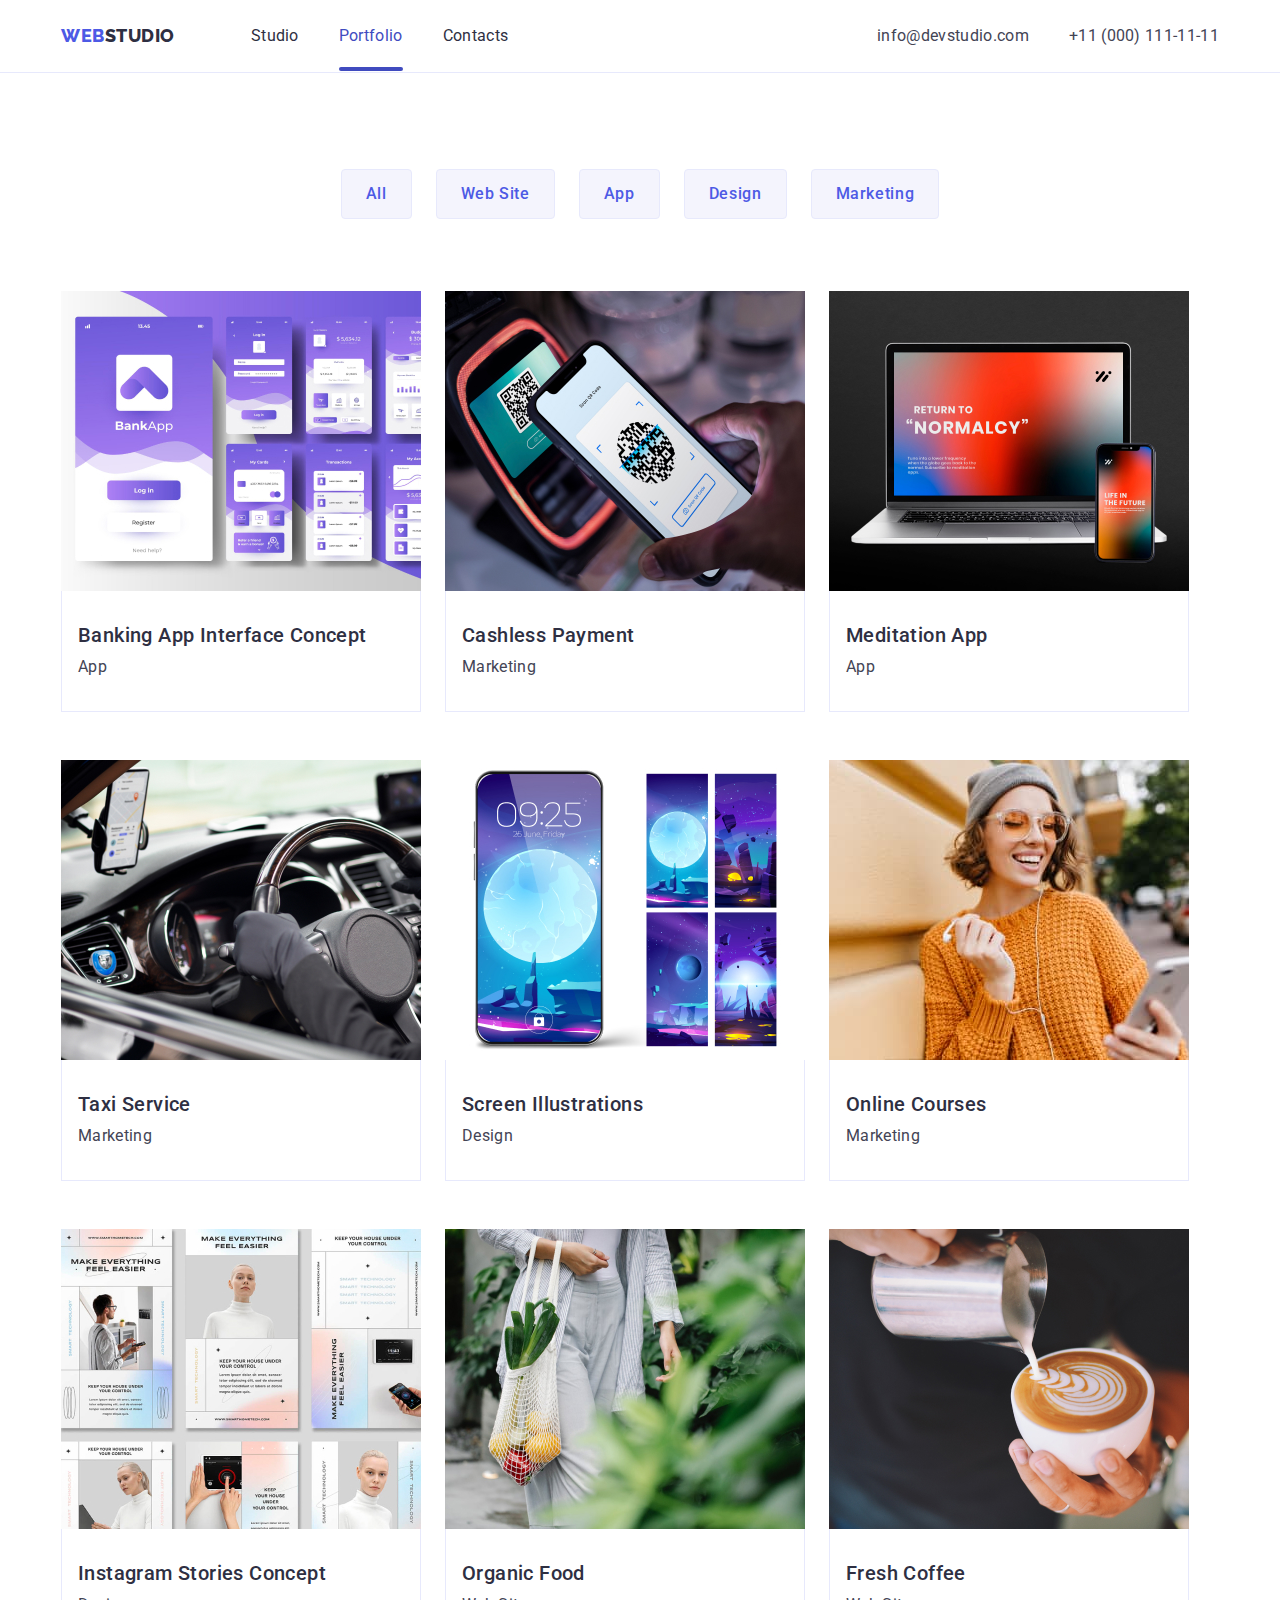
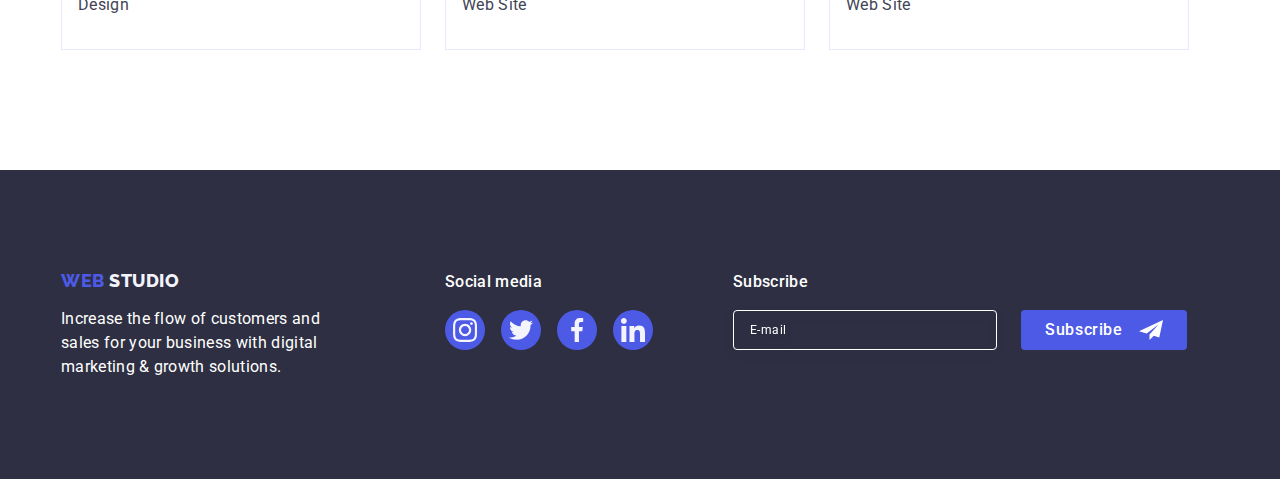
<file: portfolio.html>
<!DOCTYPE html>
<html lang="en">
	<head>
		<meta charset="UTF-8" />
		<meta http-equiv="X-UA-Compatible" content="IE=edge" />
		<meta name="viewport" content="width=device-width, initial-scale=1.0" />
		<link rel="preconnect" href="https://fonts.googleapis.com" />
		<link rel="preconnect" href="https://fonts.gstatic.com" crossorigin />
		<link
			href="https://fonts.googleapis.com/css2?family=Raleway:wght@800&family=Roboto:wght@400;500;700&display=swap"
			rel="stylesheet"
		/>
		<link
			rel="stylesheet"
			href="https://cdnjs.cloudflare.com/ajax/libs/modern-normalize/1.1.0/modern-normalize.min.css"
		/>
		<link rel="stylesheet" href="./css/style.css" />
		<title>Document</title>
	</head>
	<body>
		<header class="header">
			<div class="container header-container">
				<nav class="nav">
					<a class="logo link" href="./index.html">
						Web
						<span class="logosp">Studio</span>
					</a>
					<ul class="menu list">
						<li class="menu-item link">
							<a class="menu-nav link" href="./index.html">Studio</a>
						</li>
						<li class="menu-item link">
							<a class="menu-nav current link" href="./portfolio.html">Portfolio</a>
						</li>
						<li class="menu-item link">
							<a class="menu-nav link" href="">Contacts</a>
						</li>
					</ul>
				</nav>
				<address class="address">
					<ul class="address-list list">
						<li><a class="add link" href="mailto:info@devstudio.com">info@devstudio.com</a></li>
						<li><a class="add link tel" href="tel:+110001111111">+11 (000) 111-11-11</a></li>
					</ul>
				</address>
			</div>
		</header>
		<main>
			<section class="section-portfolio">
				<div class="container">
					<h1 hidden class="visually-hidden">av</h1>
					<ul class="list filtr">
						<li><button class="filtrbtnprt" type="button">All</button></li>
						<li><button class="filtrbtnprt" type="button">Web Site</button></li>
						<li><button class="filtrbtnprt" type="button">App</button></li>
						<li><button class="filtrbtnprt" type="button">Design</button></li>
						<li><button class="filtrbtnprt" type="button">Marketing</button></li>
					</ul>
					<ul class="list list-menufltr">
						<li class="menufltr">
							<a href="" class="portfolio-link link">
								<div class="portfolio-wrapper">
									<img class="image" src="./images/img5.jpg" alt="Мобільний додаток" width="360" height="300" />
									<p class="overlay">
										14 Stylish and User-Friendly App Design Concepts · Task Manager App · Calorie Tracker App · Exotic
										Fruit Ecommerce App · Cloud Storage App
									</p>
								</div>
								<div class="filter">
									<h2 class="prtname">Banking App Interface Concept</h2>
									<p class="p-filters">App</p>
								</div>
							</a>
						</li>
						<li class="menufltr">
							<a href="" class="portfolio-link link">
								<div class="portfolio-wrapper">
									<img
										class="image"
										src="./images/img7.jpg"
										alt="Безконтактна оплата телефоном"
										width="360"
										height="300"
									/>
									<p class="overlay">
										14 Stylish and User-Friendly App Design Concepts · Task Manager App · Calorie Tracker App · Exotic
										Fruit Ecommerce App · Cloud Storage App
									</p>
								</div>
								<div class="filter">
									<h2 class="prtname">Cashless Payment</h2>
									<p class="p-filters">Marketing</p>
								</div>
							</a>
						</li>
						<li class="menufltr">
							<a href="" class="portfolio-link link">
								<div class="portfolio-wrapper">
									<img class="image" src="./images/img6.jpg" alt="Ноутбук" width="360" height="300" />
									<p class="overlay">
										14 Stylish and User-Friendly App Design Concepts · Task Manager App · Calorie Tracker App · Exotic
										Fruit Ecommerce App · Cloud Storage App
									</p>
								</div>
								<div class="filter">
									<h2 class="prtname">Meditation App</h2>
									<p class="p-filters">App</p>
								</div>
							</a>
						</li>

						<li class="menufltr">
							<a href="" class="portfolio-link link">
								<div class="portfolio-wrapper">
									<img class="image" src="./images/img10.jpg" alt="Кермо автомобіля" width="360" height="300" />
									<p class="overlay">
										14 Stylish and User-Friendly App Design Concepts · Task Manager App · Calorie Tracker App · Exotic
										Fruit Ecommerce App · Cloud Storage App
									</p>
								</div>
								<div class="filter">
									<h2 class="prtname">Taxi Service</h2>
									<p class="p-filters">Marketing</p>
								</div>
							</a>
						</li>
						<li class="menufltr">
							<a href="" class="portfolio-link link">
								<div class="portfolio-wrapper">
									<img class="image" src="./images/img11.jpg" alt="Заставка на телефоні" width="360" height="300" />
									<p class="overlay">
										14 Stylish and User-Friendly App Design Concepts · Task Manager App · Calorie Tracker App · Exotic
										Fruit Ecommerce App · Cloud Storage App
									</p>
								</div>
								<div class="filter">
									<h2 class="prtname">Screen Illustrations</h2>
									<p class="p-filters">Design</p>
								</div>
							</a>
						</li>
						<li class="menufltr">
							<a href="" class="portfolio-link link">
								<div class="portfolio-wrapper">
									<img class="image" src="./images/img8.jpg" alt="Дівчина слухає курси" width="360" height="300" />
									<p class="overlay">
										14 Stylish and User-Friendly App Design Concepts · Task Manager App · Calorie Tracker App · Exotic
										Fruit Ecommerce App · Cloud Storage App
									</p>
								</div>
								<div class="filter">
									<h2 class="prtname">Online Courses</h2>
									<p class="p-filters">Marketing</p>
								</div>
							</a>
						</li>

						<li class="menufltr">
							<a href="" class="portfolio-link link">
								<div class="portfolio-wrapper">
									<img class="image" src="./images/img12.jpg" alt="Історії Інстаграм" width="360" height="300" />
									<p class="overlay">
										14 Stylish and User-Friendly App Design Concepts · Task Manager App · Calorie Tracker App · Exotic
										Fruit Ecommerce App · Cloud Storage App
									</p>
								</div>
								<div class="filter">
									<h2 class="prtname">Instagram Stories Concept</h2>
									<p class="p-filters">Design</p>
								</div>
							</a>
						</li>
						<li class="menufltr">
							<a href="" class="portfolio-link link">
								<div class="portfolio-wrapper">
									<img class="image" src="./images/img14.jpg" alt="Овочі в пакеті" width="360" height="300" />
									<p class="overlay">
										14 Stylish and User-Friendly App Design Concepts · Task Manager App · Calorie Tracker App · Exotic
										Fruit Ecommerce App · Cloud Storage App
									</p>
								</div>
								<div class="filter">
									<h2 class="prtname">Organic Food</h2>
									<p class="p-filters">Web Site</p>
								</div>
							</a>
						</li>
						<li class="menufltr">
							<a href="" class="portfolio-link link">
								<div class="portfolio-wrapper">
									<img class="image" src="./images/img13.jpg" alt="Кава" width="360" height="300" />
									<p class="overlay">
										14 Stylish and User-Friendly App Design Concepts · Task Manager App · Calorie Tracker App · Exotic
										Fruit Ecommerce App · Cloud Storage App
									</p>
								</div>
								<div class="filter">
									<h2 class="prtname">Fresh Coffee</h2>
									<p class="p-filters">Web Site</p>
								</div>
							</a>
						</li>
					</ul>
				</div>
			</section>
		</main>
		<footer class="footer">
			<div class="container footer-container">
				<div class="ft-container">
					<a class="footerlg link" href="./index.html">
						Web
						<span class="footer-logosp link">Studio</span>
					</a>
					<p class="footer-description">
						Increase the flow of customers and sales for your business with digital marketing & growth solutions.
					</p>
				</div>
				<div class="social-media">
					<p class="social-footer">Social media</p>
					<ul class="s-networks-footer list">
						<li class="social-networks-items">
							<a href="" class="social-networksft">
								<svg class="socialnetworks-icon" width="24" height="24" aria-label="instagram">
									<use href="./images/icons.svg#icon-instagram_22"></use>
								</svg>
							</a>
						</li>

						<li class="social-networks-items">
							<a href="" class="social-networksft">
								<svg class="socialnetworks-icon" width="24" height="24" aria-label="twitter">
									<use href="./images/icons.svg#icon-twitter_11"></use>
								</svg>
							</a>
						</li>

						<li class="social-networks-items">
							<a href="" class="social-networksft">
								<svg class="socialnetworks-icon" width="24" height="24" aria-label="facebook">
									<use href="./images/icons.svg#icon-facebook_11"></use>
								</svg>
							</a>
						</li>

						<li class="social-networks-items">
							<a href="" class="social-networksft">
								<svg class="socialnetworks-icon" width="24" height="24" aria-label="linkedin">
									<use href="./images/icons.svg#icon-linkedin_11"></use>
								</svg>
							</a>
						</li>
					</ul>
				</div>
				<div class="subscribe">
					<p class="name-subscribe">Subscribe</p>
					<form class="form-footer" action="#" name="email_form" autocomplete="on" novalidate>
						<label class="form-subscribe-label" for="user_email">
							<input class="subscribe-input" type="email" name="user-email" id="user_email" placeholder="E-mail" />
						</label>
						<button class="subscribebtn" type="submit">
							Subscribe
							<svg class="subscribesvg" width="24" height="24" aria-label="fly">
								<use href="./images/icons.svg#icon-Frame-3"></use>
							</svg>
						</button>
					</form>
				</div>
			</div>
		</footer>
	</body>
</html>
</file>
<file: css/style.css>
:root {
	/* білий колір і задивка стор #ffffff */
	--white-kolor: #ffffff;

	/* колір основного тексту і заливка  #2E2F42 */
	--title-text-color: #2e2f42;

	/* колір другорядного тексту #434455 */
	--secondary-text-color: #434455;

	/* синя кнопка і веб IRIS color #4D5AE5 */
	--iris-web: #4d5ae5;
	/* button for portfolio#404BBF */
	--ocean-color: #404bbf;
	/* hover and focus */
	--hover-focus: #404bbf;
	/* colors footer studio  #F4F4FD;*/
	--color-text-p: #f4f4fd;
	/* кнопка для бордера */
	--border-button: #e7e9fc;
	/* icon color  #f4f4fd */
	--icona-fill: #f4f4fd;
	/* color #8e8f99 */
	--light-stele: #8e8f99;
}

.list {
	list-style: none;
}

.link {
	text-decoration: none;
}

.button {
	cursor: pointer;
}

h1,
h2,
h3,
h4,
p {
	margin-top: 0;
	margin-bottom: 0;
	padding-left: 0;
}

ul,
ol {
	margin-top: 0;
	margin-bottom: 0;
	padding-left: 0;
}

img {
	display: block;
}

body {
	background-color: #ffffff;
	font-family: "Roboto", sans-serif;
	color: var(--secondary-text-color);
}

.header-container {
	display: flex;
	justify-content: space-between;
	align-items: center;
}

.container {
	width: 100%;
	margin-left: auto;
	margin-right: auto;
	/* padding-left: 15px;
	padding-right: 15px; */
}

/* header */

.header {
	border-bottom: 1px solid #e7e9fc;
	box-shadow: 0px 2px 1px rgba(46, 47, 66, 0.08), 0px 1px 1px rgba(46, 47, 66, 0.16), 0px 1px 6px rgba(46, 47, 66, 0.08);
}

.nav {
	display: flex;
	align-items: center;
}

.logo {
	font-family: "Raleway", sans-serif;
	font-style: normal;
	font-weight: 800;
	font-size: 18px;
	line-height: 1.17;
	display: flex;
	align-items: center;
	letter-spacing: 0.03em;
	text-transform: uppercase;
	color: var(--iris-web);
	margin-right: 76px;
	/* padding-top: 24px;
	padding-bottom: 24px; */
}

.logosp {
	color: var(--title-text-color);
}
.logo:hover,
.logo:focus {
	color: var(--iris-web);
}

/* Body Medium */
.menu {
	display: flex;
	gap: 40px;
}

.menu-nav {
	display: block;
	position: relative;
	/* padding-top: 24px;
	padding-bottom: 24px;
	font-weight: 500;
	font-size: 16px;
	line-height: 1.5; */
	letter-spacing: 0.02em;
	color: var(--title-text-color);

	transition: color 250ms cubic-bezier(0.4, 0, 0.2, 1);
}

.menu-nav:hover,
.menu-nav:focus {
	color: var(--hover-focus);
}

.current {
	color: var(--ocean-color);
}

.current::after {
	content: "";
	position: absolute;
	display: block;
	bottom: 0;
	left: 0;
	width: 100%;
	height: 4px;
	/* bottom: -10px; */

	background-color: var(--ocean-color);
	border-radius: 2px;
}

.address {
	font-style: normal;
	margin-left: auto;
}

.address-list {
	display: flex;
	gap: 40px;
}

.add {
	color: var(--secondary-text-color);
	line-height: 1.5;
	letter-spacing: 0.02em;
	transition: color 250ms cubic-bezier(0.4, 0, 0.2, 1);
}

.add:hover,
.add:focus {
	color: var(--hover-focus);
}

/* .tel {
	margin-left: 40px;
} */

/* Header 1 */

.hero {
	max-width: 1440px;
	background-color: var(--title-text-color);
	/* padding-top: 188px;
	padding-bottom: 188px; */
	margin: 0 auto;
	background-image: linear-gradient(rgba(46, 47, 66, 0.7), rgba(46, 47, 66, 0.7)),
		url(../images/decktop@2.jpg/people-office_1@2x[1].jpg);
	background-size: cover;
	background-repeat: no-repeat;
	background-position: center;
}

.hero-title {
	font-weight: 700;
	/* font-size: 56px;
	line-height: 1.07; */
	text-align: center;
	letter-spacing: 0.02em;
	color: #ffffff;
	/* розмітка */
	margin-left: auto;
	margin-right: auto;
	/* margin-bottom: 48px; */
	/* max-width: 496px; */
}

/* Button */
.modal-btn {
	font-family: "Roboto", sans-serif;
	font-weight: 500;
	font-size: 16px;
	line-height: 1.5;

	letter-spacing: 0.04em;
	color: #ffffff;
	cursor: pointer;
	background-color: var(--iris-web);

	/* розмітка */
	display: block;
	min-width: 169px;
	border: none;
	border-radius: 4px;
	padding: 16px 32px 16px 32px;

	margin-left: auto;
	margin-right: auto;

	transition: background-color 250ms cubic-bezier(0.4, 0, 0.2, 1);
}

.modal-btn:hover,
.modal-btn:focus {
	background-color: var(--hover-focus);
}

.filtrbtnprt {
	transition: color 250ms cubic-bezier(0.4, 0, 0.2, 1), background-color 250ms cubic-bezier(0.4, 0, 0.2, 1),
		border-color 250ms cubic-bezier(0.4, 0, 0.2, 1), box-shadow 250ms cubic-bezier(0.4, 0, 0.2, 1);
}

.filtrbtn {
	color: var(--iris-web);
	transition: background-color 250ms cubic-bezier(0.4, 0, 0.2, 1);
}

.filtrbtn:hover,
.filtrbtn:focus {
	color: var(--white-kolor);
	background-color: var(--ocean-color);
}

.visually-hidden {
	position: absolute;
	width: 1px;
	height: 1px;
	margin: -1px;
	border: 0;
	padding: 0;

	white-space: nowrap;
	clip-path: inset(100%);
	clip: rect(0 0 0 0);
	overflow: hidden;
}

/* .section-spdt {
	padding-top: 120px;
	padding-bottom: 120px;
} */

.spdt {
	display: flex;
	align-items: center;
}

/* .list-spdt {
	display: flex;
	align-items: center;
	gap: 24px;
} */

/* .spdt-card {
	width: calc((100% - 72px) / 4);
} */

.hidden {
	color: var(--title-text-color);
	font-style: normal;
}

/* Header 3 */
.title-list {
	font-weight: 500;
	/* font-size: 20px;
	line-height: 1.2; */
	letter-spacing: 0.02em;
	color: var(--title-text-color);
	margin-bottom: 8px;
}

.title-description {
	/* font-weight: 400; */
	font-size: 16px;
	line-height: 1.5;
	letter-spacing: 0.02em;
	color: var(--secondary-text-color);
}

.svg-spdt {
	display: flex;
	justify-content: center;
	align-items: center;
	height: 112px;
	margin-bottom: 8px;
	border-radius: 4px;
	background-color: var(--color-text-p);
}

/* Header 2 */
.aboutus {
	padding-top: 0;
}

.wrwd {
	font-weight: 700;
	font-size: 36px;
	line-height: 1.11;
	text-align: center;
	letter-spacing: 0.02em;
	text-transform: capitalize;
	color: var(--title-text-color);

	margin-bottom: 72px;
}

/* .wrwd-container {
	padding-bottom: 120px;
} */

.card-wrwd {
	display: flex;
	gap: 24px;
}

.section-portfolio {
	background-color: var(--white-kolor);
}
/* Header 3 */

.team {
	background-color: var(--color-text-p);
	/* padding: 120px 0; */
}

.team-list {
	border-radius: 0px 0px 4px 4px;
	flex-basis: calc((100% - 3 * 24px) / 4);
	background-color: var(--white-kolor);
}

.team-our {
	font-size: 36px;
	line-height: 1.11;
	text-align: center;
	letter-spacing: 0.02em;
	text-transform: capitalize;
	color: var(--title-text-color);
	/* розмітка */
	margin-left: auto;
	margin-right: auto;
	margin-bottom: 72px;
}

.our-team {
	display: flex;
	justify-content: center;
	flex-wrap: wrap;
	/* gap: 24px; */
	/* width: calc((100% - 72px) / 4); */
}

.team-list {
	background-color: var(--white-kolor);
	box-shadow: 0px 1px 6px rgba(46, 47, 66, 0.08), 0px 1px 1px rgba(46, 47, 66, 0.16), 0px 2px 1px rgba(46, 47, 66, 0.08);
}

.image {
	display: block;
	/* width: 100%; */
}

.team-card {
	padding: 32px 0px;
}

.list-title {
	font-weight: 500;
	/* font-size: 20px;
	line-height: 1.2; */
	text-align: center;
	letter-spacing: 0.02em;
	color: var(--title-text-color);
	margin-bottom: 8px;
}

.list-description {
	font-weight: 400;
	font-size: 16px;
	line-height: 1.5;
	text-align: center;
	letter-spacing: 0.02em;
	margin-bottom: 8px;
	color: var(--secondary-text-color);
}

.s-networks-footer {
	display: flex;
	gap: 16px;
	cursor: pointer;
}

.social-networks {
	display: flex;
	justify-content: center;
	align-items: center;
	width: 40px;
	height: 40px;
	border-radius: 50%;
	background-color: var(--iris-web);

	transition: background-color 250ms cubic-bezier(0.4, 0, 0.2, 1);
}
.social-networks:hover,
.social-networks:focus {
	background-color: #404bbf;
}
.socialnetworks-icon {
	fill: var(--icona-fill);
}

.customers {
	height: 88px;
}

/* .customers-section {
	padding: 120px 0;
} */

.customers-cont {
	margin-left: auto;
	margin-right: auto;
}

.customers-link {
	display: flex;
	justify-content: center;
	align-items: center;
	width: 168px;
	height: 100%;
	box-sizing: border-box;
	border: 1px solid var(--light-stele);
	border-radius: 4px;
	color: var(--light-stele);

	transition: border-color 250ms cubic-bezier(0.4, 0, 0.2, 1), color 250ms cubic-bezier(0.4, 0, 0.2, 1);
}

.customers-link:hover,
.customers-link:focus {
	color: var(--hover-focus);
	border-color: var(--hover-focus);
}

.customers-icon {
	fill: currentColor;
}

.customers-icon:hover,
.customers-icon:focus {
	fill: var(--hover-focus);
}

.customers-link:hover .customers-icon,
.customers-link:focus .customers-icon {
	fill: currentColor;
}

.customers-h2 {
	display: flex;
	justify-content: center;
	align-items: center;
	margin-bottom: 72px;
	gap: 24px;

	font-size: 36px;
	line-height: 1.1;
	text-align: center;
	letter-spacing: 0.02em;
	text-transform: capitalize;
	color: var(--title-text-color);
}

.customers-list {
	display: flex;
	justify-content: center;
	/* align-items: center;
	gap: 24px; */
	cursor: pointer;
}

.footer {
	background-color: #2e2f42;
	padding-top: 100px;
	padding-bottom: 100px;
}

.footer-container {
	display: flex;
	/* align-items: baseline; */
}

.ft-container {
	max-width: 264px;
	/* margin-right: 120px; */
}

.footerlg {
	display: inline-block;
	margin-bottom: 16px;
	font-family: "Raleway", sans-serif;
	font-weight: 800;
	font-size: 18px;
	line-height: 1.17;
	letter-spacing: 0.03em;
	text-transform: uppercase;
	color: var(--iris-web);
	/* розмітка */
}

.footer-logosp {
	font-family: "Raleway", sans-serif;
	font-weight: 800;
	font-size: 18px;
	line-height: 1.17;
	align-items: center;
	letter-spacing: 0.03em;
	text-transform: uppercase;
	color: var(--color-text-p);
}

.footer-description {
	display: flex;
	font-family: "Roboto", sans-serif;
	font-weight: 400;
	font-size: 16px;
	line-height: 1.5;
	letter-spacing: 0.02em;
	color: var(--white-kolor);
	/* розмітка */
	margin-top: 0;
	margin-bottom: 0;
	max-width: 264px;
}

.social-footer {
	color: var(--white-kolor);
	font-style: normal;
	font-weight: 500;
	font-size: 16px;
	line-height: 1.5;
	letter-spacing: 0.02em;
	margin-bottom: 16px;
}

.s-networks {
	display: flex;
	justify-content: center;
	align-items: center;
	gap: 24px;
	cursor: pointer;
}

.section-portfolio {
	padding: 96px 0 120px;
}

.filtr {
	display: flex;
	justify-content: center;
	gap: 24px;
	margin-bottom: 72px;
}

.list-menufltr {
	display: flex;
	align-items: center;
	gap: 48px 24px;
	flex-wrap: wrap;
}

.filter {
	/* display: flex; */
	flex-direction: column;
	justify-content: center;
	align-items: flex-start;
	border: 1px solid #e7e9fc;
	gap: 8px;
	padding: 32px 16px;
	border-top: none;
}

.h3-filters {
	font-weight: 500;
	font-size: 20px;
	line-height: 1.2;
	letter-spacing: 0.02em;
	color: var(--title-text-color);
}

.p-filters {
	font-weight: 400;
	font-size: 16px;
	line-height: 1.5;
	letter-spacing: 0.02em;
	color: var(--secondary-text-color);
}

/* PORTFOLIO  */
.filtrbtnprt {
	font-family: "Roboto", sans-serif;
	letter-spacing: 0.04em;
	font-weight: 500;
	font-size: 16px;
	line-height: 1.5;
	color: var(--iris-web);
	background-color: var(--color-text-p);
	cursor: pointer;
	/* розмітка */
	display: block;
	padding: 12px 24px;
	border-radius: 4px;
	border: 1px solid var(--border-button);
}

.filtrbtnprt:hover,
.filtrbtnprt:focus {
	color: var(--white-kolor);
	background-color: var(--ocean-color);
	border: 1px solid transparent;
	box-shadow: 0px 3px 1px rgba(0, 0, 0, 0.1), 0px 2px 1px rgba(0, 0, 0, 0.08), 0px 2px 2px rgba(0, 0, 0, 0.12);
}

.prtname {
	font-weight: 500;
	font-size: 20px;
	line-height: 1.2;
	letter-spacing: 0.02em;
	color: var(--title-text-color);
	margin-bottom: 8px;
}

.portfolio-link {
	display: block;
	transition: box-shadow 250ms cubic-bezier(0.4, 0, 0.2, 1);
}

.portfolio-link:hover,
.portfolio-link:focus {
	box-shadow: 0px 1px 6px rgba(46, 47, 66, 0.08), 0px 1px 1px rgba(46, 47, 66, 0.16), 0px 2px 1px rgba(46, 47, 66, 0.08);
}

.social-networksft {
	display: flex;
	justify-content: center;
	align-items: center;
	width: 40px;
	height: 40px;
	border-radius: 50%;
	background-color: var(--iris-web);

	transition: background-color 250ms cubic-bezier(0.4, 0, 0.2, 1);
}

.social-networksft:hover,
.social-networksft:focus {
	background-color: #31d0aa;
}

.portfolio-wrapper {
	position: relative;
	overflow: hidden;
}

.overlay {
	position: absolute;
	top: 0;
	left: 0;
	width: 100%;
	height: 100%;
	padding: 40px 32px;
	background-color: var(--iris-web);
	color: var(--color-text-p);

	font-family: "Roboto", sans-serif;
	font-style: normal;
	font-weight: 400;
	font-size: 16px;
	line-height: 1.5;
	letter-spacing: 0.02em;

	transform: translate(0, 100%);
	transition: transform 250ms cubic-bezier(0.4, 0, 0.2, 1);
}

.portfolio-link:hover .overlay,
.portfolio-link:focus .overlay {
	transform: translate(0, 0);
}

/* subscribe */

/* .subscribe {
	margin-left: 80px;
} */

.form-footer {
	display: flex;
	align-items: center;
	justify-content: center;
	gap: 24px;
}

.name-subscribe {
	font-family: "Roboto", sans-serif;
	font-style: normal;
	font-weight: 500;
	font-size: 16px;
	line-height: 1.5;
	letter-spacing: 0.02em;
	margin-bottom: 16px;
	color: #ffffff;
}

.subscribe-input {
	height: 40px;
	border: 1px solid #ffffff;
	filter: drop-shadow(0px 4px 4px rgba(0, 0, 0, 0.15));
	border-radius: 4px;
	background-color: transparent;

	padding: 8px 0 8px 16px;

	font-family: "Roboto" sans-serif;
	font-style: normal;
	font-weight: 400;
	font-size: 12px;
	line-height: 1.5;

	letter-spacing: 0.04em;

	color: #ffffff;
}

.subscribe-input::placeholder {
	color: #ffffff;
}

.subscribebtn {
	min-width: 165px;
	height: 40px;
	padding: 8px 24px;
	background-color: #4d5ae5;
	border-radius: 4px;
	border: none;
	font-family: "Roboto", sans-serif;
	font-style: normal;
	font-weight: 500;
	font-size: 16px;
	line-height: 1.5;
	text-align: center;
	align-items: center;
	letter-spacing: 0.04em;

	color: #ffffff;

	display: flex;
	align-content: center;
	justify-content: center;
	cursor: pointer;

	transition: transform 250ms cubic-bezier(0.4, 0, 0.2, 1);
}

.subscribesvg {
	margin-left: 16px;
}

.subscribebtn:hover,
.subscribebtn:focus {
	color: var(--white-kolor);
	background-color: var(--ocean-color);
	border: 1px solid transparent;
	box-shadow: 0px 3px 1px rgba(0, 0, 0, 0.1), 0px 2px 1px rgba(0, 0, 0, 0.08), 0px 2px 2px rgba(0, 0, 0, 0.12);
}

.backdrop {
	position: fixed;
	top: 0;
	left: 0;
	width: 100%;
	height: 100%;
	background-color: rgba(46, 47, 66, 0.4);

	transition: opacity 250ms cubic-bezier(0.4, 0, 0.2, 1), visibility 250ms cubic-bezier(0.4, 0, 0.2, 1);
}

.modal {
	position: absolute;
	top: 50%;
	left: 50%;
	transform: translate(-50%, -50%);
	/* width: 408px;
	height: 584px; */
	background-color: #fcfcfc;
	box-shadow: 0px 1px 1px rgba(0, 0, 0, 0.14), 0px 1px 3px rgba(0, 0, 0, 0.12), 0px 2px 1px rgba(0, 0, 0, 0.2);
	border-radius: 4px;
	padding: 72px 24px 24px;

	transition: transform 250ms cubic-bezier(0.4, 0, 0.2, 1);
}

.modal-closebtn {
	position: absolute;
	top: 24px;
	right: 24px;
	display: flex;
	justify-content: center;
	align-items: center;
	width: 24px;
	height: 24px;
	padding: 0;
	border-radius: 50%;
	background-color: #e7e9fc;
	border: 1px solid rgba(0, 0, 0, 0.1);
	cursor: pointer;

	transition: background-color 250ms cubic-bezier(0.4, 0, 0.2, 1), border 250ms cubic-bezier(0.4, 0, 0.2, 1);
}

.close-button {
	transition: fill 250ms cubic-bezier(0.4, 0, 0.2, 1);
	/* fill: var(--title-text-color); */
}

.close-button:hover,
.close-button:focus {
	fill: #ffffff;
}

.modal-closebtn:hover,
.modal-closebtn:focus {
	border: none;
	fill: #ffffff;
	background-color: #404bbf;
}

.is-hidden {
	opacity: 0;
	visibility: hidden;
	pointer-events: none;
}

.group-title {
	font-family: "Roboto", sans-serif;
	font-style: normal;
	font-weight: 500;
	font-size: 16px;
	line-height: 1.5;
	text-align: center;
	letter-spacing: 0.02em;
	color: var(--title-text-color);

	margin-bottom: 16px;
}

.modal-form {
	display: block;
}

.modal-div-form {
	margin-bottom: 8px;
}

.modal-form-contact-input {
	width: 100%;
	height: 40px;
	color: var(--light-stele);

	padding-left: 38px;
	border: 1px solid rgba(46, 47, 66, 0.4);
	border-radius: 4px;
	outline: transparent;
	background-color: transparent;
	transition: border-color 250ms cubic-bezier(0.4, 0, 0.2, 1);
}

.modal-form-contact-input:hover,
.modal-form-contact-input:focus {
	outline: none;
	border-color: var(--iris-web);
	transition: fill 250ms cubic-bezier(0.4, 0, 0.2, 1);
}

.modal-form-contact-input:focus + .input-icon {
	fill: var(--iris-web);
}

.modal-form-label {
	display: block;
	margin-bottom: 4px;
	font-family: "Roboto", sans-serif;
	font-style: normal;
	font-weight: 400;
	font-size: 12px;
	line-height: 1.17;
	letter-spacing: 0.04em;
	color: #8e8f99;
}

.contact-form-input-wrapper {
	display: block;
	position: relative;
	margin-bottom: 16px;
}

.input-icon {
	position: absolute;
	display: block;
	top: 50%;
	left: 16px;
	transform: translateY(-50%);
	width: 18px;
	height: 24px;
	fill: var(--title-text-color);
	transition: fill 250ms cubic-bezier(0.4, 0, 0.2, 1);
}

.input-icon:hover,
.input-icon:focus {
	fill: var(--iris-web);
	transition: fill 250ms cubic-bezier(0.4, 0, 0.2, 1);
}

.modal-form-contact-comment {
	width: 100%;
	height: 120px;
	resize: none;
	border: 1px solid rgba(46, 47, 66, 0.2);
	border-radius: 4px;
	padding: 8px 16px;

	font-family: "Roboto", sans-serif;
	font-style: normal;
	font-weight: 400;
	font-size: 12px;
	line-height: 1.17;
	letter-spacing: 0.04em;

	color: rgba(46, 47, 66, 0.4);
	outline: transparent;
	background-color: transparent;
	transition: border-color 250ms cubic-bezier(0.4, 0, 0.2, 1);
}

.modal-form-contact-comment:hover,
.modal-form-contact-comment:focus {
	outline: none;
	border-color: var(--iris-web);
	transition: fill 250ms cubic-bezier(0.4, 0, 0.2, 1);
}

.contact-form-input-checkbox {
	margin-bottom: 24px;
}

.modal-form-checkbox-label {
	align-items: center;

	font-family: "Roboto";
	font-style: normal;
	font-weight: 400;
	font-size: 12px;
	line-height: 1.17;
	letter-spacing: 0.04em;
	color: #8e8f99;
}

.privacy-policy {
	font-family: "Roboto", sans-serif;
	font-style: normal;
	font-weight: 400;
	font-size: 12px;
	line-height: 1.33;
	letter-spacing: 0.04em;
	text-decoration-line: underline;
	color: #4d5ae5;
}

.send-btn {
	display: block;
	cursor: pointer;
	padding: 16px 32px 16px 32px;
	min-width: 169px;
	height: 56px;
	background-color: #4d5ae5;
	box-shadow: 0px 4px 4px rgba(0, 0, 0, 0.15);
	border-radius: 4px;
	border: none;

	font-family: "Roboto", sans-serif;
	font-style: normal;
	font-weight: 500;
	font-size: 16px;
	line-height: 1.5;
	letter-spacing: 0.04em;
	color: #ffffff;

	margin-left: auto;
	margin-right: auto;
	transition: background-color 250ms cubic-bezier(0.4, 0, 0.2, 1);
}

.send-btn:hover,
.send-btn:focus {
	border: none;
	fill: #ffffff;
	background-color: #404bbf;
	transition: background-color 250ms cubic-bezier(0.4, 0, 0.2, 1);
}

.modal-form-checkbox-input {
	position: absolute;
}

.visually-hidden {
	position: absolute;
	width: 1px;
	height: 1px;
	margin: -1px;
	border: 0;
	padding: 0;
	white-space: nowrap;
	clip-path: inset(100%);
	clip: rect(0 0 0 0);
	overflow: hidden;
}

.modal-form-checkbox-input:focus + .checkbox-form-icon {
	outline: 2px solid var(--ocean-color);
}

.checkbox-form-icon {
	display: inline-flex;
	align-items: center;
	justify-content: center;
	width: 16px;
	height: 16px;
	padding: 3px;
	border: 1px solid rgba(46, 47, 66, 0.4);
	border-radius: 2px;
	cursor: pointer;
	margin-right: 8px;
	fill: transparent;

	transition: background-color 250ms cubic-bezier(0.4, 0, 0.2, 1), border 250ms cubic-bezier(0.4, 0, 0.2, 1),
		fill 250ms cubic-bezier(0.4, 0, 0.2, 1);
}

.modal-form-checkbox-input:checked + .modal-form-checkbox-label > .checkbox-form-icon {
	background-color: var(--ocean-color);
	border: none;
	fill: var(--white-kolor);
}

.mobile-burger-open-button {
	display: flex;
	align-items: center;
	justify-content: center;
	border: none;
	background-color: transparent;
	padding-right: 0;
	padding-left: 0cm;
}
.mobile-burger-open-use {
	fill: var(--title-text-color);
}

@media screen and (max-width: 767.9px) {
	.container {
		max-width: 428px;
		padding: 0 16px;
	}

	.header {
		padding-top: 24px;
		padding-bottom: 24px;
	}
	.section-spdt {
		padding: 96px 0;
	}
	.menu {
		display: none;
	}
	.address {
		display: none;
	}
	.svg-spdt {
		display: none;
	}
	.aboutus {
		display: none;
	}
	.hero {
		background-image: linear-gradient(rgba(46, 47, 66, 0.7), rgba(46, 47, 66, 0.7))
			url("../images/mobile.jpg/hero1_mobile@1x.jpg.jpg");
	}

	.hero-title {
		margin-bottom: 72px;
		max-width: 320px;
	}
	.hero-container {
		padding: 112px 0;
	}
	.hero-title {
		font-size: 36px;
		line-height: 1.11;
	}
	.spdt-card:not(:last-child) {
		margin-bottom: 72px;
	}
	.title-list {
		text-align: center;
		font-weight: 700;
		font-size: 36px;
		line-height: 1.11;
	}
	.title-description {
		font-weight: 500;
	}
	.team {
		padding: 96px 0;
	}

	.our-team {
		row-gap: 72px;
	}
	.customers-section {
		padding: 96px 0;
	}
	.customers-list {
		column-gap: 16px;
		row-gap: 72px;
		flex-wrap: wrap;
	}
	.customers-link {
		width: 190px;
		height: 88px;
	}

	.footer {
		padding-top: 96px;
		padding-bottom: 96px;
	}

	.footer-container {
		flex-direction: column;
		align-items: center;
		justify-content: center;
		gap: 72px;
	}
	.footerlg {
		display: flex;
		justify-content: center;
	}

	.social-footer {
		display: flex;
		justify-content: center;
	}
	.name-subscribe {
		display: flex;
		justify-content: center;
	}
	.form-footer {
		flex-direction: column;
		gap: 16px;
	}

	.mobile-menu-close {
		position: absolute;

		top: 24px;
		right: 24px;
		display: flex;
		justify-content: center;
		align-items: center;
		width: 24px;
		height: 24px;
		padding: 0;
		border-radius: 50%;
		background-color: #e7e9fc;
		border: 1px solid rgba(0, 0, 0, 0.1);
		cursor: pointer;

		transition: background-color 250ms cubic-bezier(0.4, 0, 0.2, 1), border 250ms cubic-bezier(0.4, 0, 0.2, 1);
	}

	.mobile-menu {
		position: fixed;
		display: flex;
		flex-direction: column;
		top: 0;
		left: 0;
		width: 100%;
		height: 100%;
		padding-top: 80px;
		padding-right: 35px;
		padding-bottom: 40px;
		padding-left: 40px;
		background-color: var(--white-kolor);

		opacity: 0;
		visibility: hidden;
		pointer-events: auto;

		transition-property: transform;
		transition-duration: var(--transition-duration);
		transition-timing-function: var(--timing-function);

		transform: translateX(100%);
		box-shadow: 0px 2px 1px rgba(46, 47, 66, 0.08), 0px 1px 1px rgba(46, 47, 66, 0.16),
			0px 1px 6px rgba(46, 47, 66, 0.08);
	}

	.list-navigation-menu {
		display: flex;
		flex-direction: column;
		gap: 40px;
	}
	.list-contacts-menu {
		display: flex;
		flex-direction: column;
		gap: 40px;
		margin-top: auto;
		margin-bottom: 48px;
	}
	.tel-link {
		font-family: "Roboto";
		font-weight: 700;
		font-size: 36px;
		line-height: 1.11;
	}

	.subscribe {
		width: 100%;
	}
	.form-subscribe-label {
		width: 100%;
	}
	.subscribe-input {
		width: 100%;
	}
	.mail-link {
		font-family: "Roboto";
		font-style: normal;
		font-weight: 500;
		font-size: 20px;
		line-height: 1.2;

		letter-spacing: 0.02em;
		color: #434455;
	}
	.menu-nav {
		font-weight: 700;
		font-size: 36px;
		line-height: 1.11;
		letter-spacing: 0.02em;
		color: var(--title-text-color);

		transition: color 250ms cubic-bezier(0.4, 0, 0.2, 1);
	}
	.color {
		color: var(--ocean-color);
	}

	.mobile-menu.is-open {
		transition-property: transform;
		transition-duration: var(--transition-duration);
		transition-timing-function: var(--timing-function);

		transform: translateX(0);
		opacity: 1;
		visibility: visible;
		pointer-events: auto;
	}
	.hero {
		background-image: linear-gradient(rgba(46, 47, 66, 0.7), rgba(46, 47, 66, 0.7)),
			url("../images/mobile@2.jpg/hero1_mobile@2x.jpg.jpg");
	}
	.modal {
		width: 95%;
		min-width: 392px;
		height: 95%;
		min-height: 584px;
		overflow: scroll;
	}
}

@media screen and(min-device-pixel-ratio: 2) and (max-width: 767.9px),
	screen and (min-resolution: 192dpi) and (max-width: 767.9px),
	screen and(min-resolution: 2dppx) and (max-width: 767.9px) {
	.hero {
		background-image: linear-gradient(rgba(46, 47, 66, 0.7), rgba(46, 47, 66, 0.7)),
			url("../images/mobile@2.jpg/hero1_mobile@2x.jpg.jpg");
	}
}

@media screen and (min-device-pixel-ratio: 2) and (max-width: 1158px),
	screen and (min-resolution: 192dpi) and (max-width: 767.9px),
	screen and(min-resolution: 2dppx) and (max-width: 767.9px) {
	.hero {
		background-image: linear-gradient(rgba(46, 47, 66, 0.7), rgba(46, 47, 66, 0.7)),
			url("../images/tablet@2.jpg/people-office_1@2x[1].jpg");
	}
}

@media screen and (min-width: 768px) and (max-width: 1157.9px) {
	.container {
		width: 768px;
		padding-right: 16px;
		padding-left: 16px;
	}
	.modal {
		width: 95%;
		min-width: 392px;
		height: 95%;
		min-height: 584px;
		overflow: scroll;
	}
	.current::after {
		bottom: -33px;
	}
	.svg-spdt {
		display: none;
	}
	.header-container {
		padding-top: 16px;
		padding-bottom: 16px;
		padding-right: 16px;
		padding-left: 16px;
	}
	.hero-container {
		padding-top: 112px;
		padding-bottom: 112px;
	}
	.hero-title {
		font-weight: 700;
		font-size: 56px;
		line-height: 1.07;
		margin-bottom: 36px;
	}
	.address-list {
		flex-direction: column;
		row-gap: 12px;
		font-weight: 400;
		font-size: 12px;
		line-height: 1.16;
	}
	.mobile-menu {
		display: none;
	}
	.mobile-burger-open-button {
		display: none;
	}
	.wrwd-container {
		display: none;
	}

	.spdt {
		padding-top: 96px;
		padding-bottom: 96px;
	}
	.list-spdt {
		row-gap: 72px;
	}
	.spdt-card {
		width: 356px;
	}
	.title-list {
		font-weight: 700;
		font-size: 36px;
		line-height: 1.11;
	}
	.title-description {
		font-weight: 500;
	}
	.our-team {
		gap: 64px 24px;
	}
	.team-container {
		padding-top: 96px;
		padding-bottom: 96px;
	}
	.customers-list {
		flex-wrap: wrap;
		row-gap: 72px;
		column-gap: 24px;
	}
	.customers-cont {
		width: 584px;
		padding-top: 96px;
		padding-bottom: 96px;
	}
	.footer-container {
		width: 584px;
		gap: 74px 24px;
	}
	.subscribe-input {
		width: 264px;
	}
	.menu-nav {
		font-weight: 500;
		font-size: 16px;
		line-height: 1.5;
	}
}
@media screen and (min-width: 768px) {
	.list-spdt {
		display: flex;
		flex-wrap: wrap;
		column-gap: 24px;
	}
	.footer-container {
		flex-wrap: wrap;
	}
	.mobile-burger-open-button {
		display: none;
	}
	.mobile-menu {
		display: none;
	}
}

@media screen and (min-width: 1158px) {
	.container {
		width: 1158px;
	}
	.modal {
		width: 100%px;
		height: 100%px;
	}
	.header-container {
		padding-top: 24px;
		padding-bottom: 24px;
	}
	.section-spdt {
		padding-top: 120px;
		padding-bottom: 120px;
	}
	.hero-title {
		margin-bottom: 48px;
		font-size: 56px;
		line-height: 1.07;
	}
	.spdt-card {
		width: 264px;
	}
	.team-container {
		padding-top: 120px;
		padding-bottom: 120px;
	}

	.our-team {
		gap: 24px;
	}
	.team-list {
		width: calc((100% - 72px) / 4);
	}
	.customers-cont {
		padding-top: 120px;
		padding-bottom: 120px;
	}

	.customers-list {
		gap: 24px;
	}
	.ft-container {
		margin-right: 120px;
	}
	.social-media {
		margin-right: 80px;
	}
	.subscribe-input {
		width: 264px;
	}
	.hero {
		max-width: 1440px;
		padding: 188px 0;
	}
	.image {
		width: 100%;
	}
	.wrwd-container {
		padding-bottom: 120px;
	}
	.hero {
		background-image: linear-gradient(rgba(46, 47, 66, 0.7), rgba(46, 47, 66, 0.7)),
			url("../images/decktop@2.jpg/people-office_1@2x[1].jpg");
	}

	.current::after {
		bottom: -26px;
	}
}
</file>
